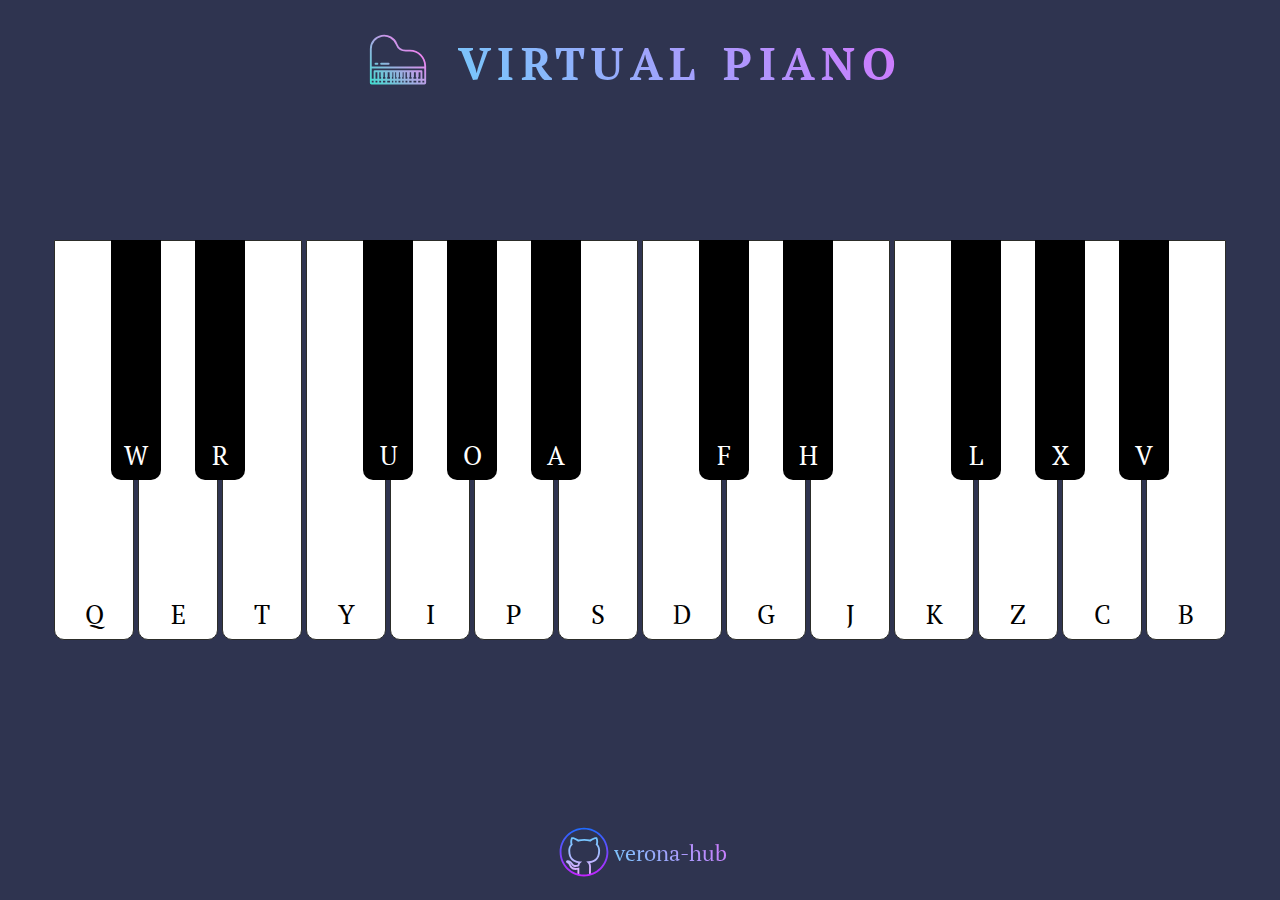
<file: index.html>
<!DOCTYPE html>
<html lang="en">

<head>
  <meta charset="utf-8">
  <meta name="viewport" content="width=device-width, initial-scale=1.0">
  <meta http-equiv="X-UA-Compatible" content="ie=edge">
  <meta name="description" content="Virtual piano keyboard">
  <link rel="stylesheet" href="style.css">
  <link rel="icon" type="text/png" href="img/favicon.png">
  <link href="https://fonts.googleapis.com/css2?family=PT+Serif&display=swap" rel="stylesheet">
  <title> Virtual Piano </title>
</head>

<body id="body">
  <header>
    <nav>
      <div class="icon-wrapper">
        <img src="img/piano.svg" class="logo" alt="piano logo">
      </div>
      <h1 class="gradient"> Virtual Piano </h1>
    </nav>
  </header>

  <main>
    <div class="piano">
      <div class="q notes white">q</div>
      <div class="w notes black">w</div>
      <div class="e notes white">e</div>
      <div class="r notes black">r</div>
      <div class="t notes white">t</div>
      <div class="y notes white">y</div>
      <div class="u notes black">u</div>
      <div class="i notes white">i</div>
      <div class="o notes black">o</div>
      <div class="p notes white">p</div>
      <div class="a notes black">a</div>
      <div class="s notes white">s</div>
      <div class="d notes white">d</div>
      <div class="f notes black">f</div>
      <div class="g notes white">g</div>
      <div class="h notes black">h</div>
      <div class="j notes white">j</div>
      <div class="k notes white">k</div>
      <div class="l notes black">l</div>
      <div class="z notes white">z</div>
      <div class="x notes black">x</div>
      <div class="c notes white">c</div>
      <div class="v notes black">v</div>
      <div class="b notes white">b</div>
    </div>
  </main>

  <footer>
    <a href="https://github.com/verona-hub/virtual-piano" target="_blank" title="Github profile" rel="noopener noreferrer">
      <div class="footer-wrapper">
        <img class="github" src="img/icon-github.svg" alt="github icon">
        <p class="gradient"> verona-hub </p>
      </div>
    </a>
  </footer>

  <script src="script.js"></script>
</body>

</html>
</file>
<file: style.css>
* {
  -webkit-box-sizing: border-box;
  box-sizing: border-box;
  margin: 0;
  padding: 0;
}

html {
  text-align: center;
}

/*
███████ ████████ ██    ██ ██      ███████
██         ██     ██  ██  ██      ██
███████    ██      ████   ██      █████
     ██    ██       ██    ██      ██
███████    ██       ██    ███████ ███████
*/
body {
  background-color: rgb(47, 52, 80);
  font-family: 'PT Serif', serif;
  min-height: 100vh;
}

.logo {
  height: 60px;
}

.gradient {
  background-image: -o-linear-gradient(45deg, #74cafb, #d376fe);
  background-image: linear-gradient(45deg, #74cafb, #d376fe);
  background-size: 100%;
  background-repeat: repeat;
  -webkit-background-clip: text;
  -webkit-text-fill-color: transparent;
  -moz-background-clip: text;
  -moz-text-fill-color: transparent;
}

h1 {
  color: #F1F1E8;
  font-size: 2.8rem;
  letter-spacing: 0.4rem;
  margin-left: 20px;
  word-spacing: 0.2rem;
}

footer p {
  color: #F1F1E8;
  font-size: 1.4rem;
}

/*
███    ███  █████  ██ ███    ██
████  ████ ██   ██ ██ ████   ██
██ ████ ██ ███████ ██ ██ ██  ██
██  ██  ██ ██   ██ ██ ██  ██ ██
██      ██ ██   ██ ██ ██   ████
*/
header {
  padding: 30px;
}

nav {
  -webkit-box-align: center;
  -ms-flex-align: center;
  align-items: center;
  display: -webkit-inline-box;
  display: -ms-inline-flexbox;
  display: inline-flex;
  -webkit-box-pack: center;
  -ms-flex-pack: center;
  justify-content: center;
  text-decoration: none;
  -webkit-user-select: none;
  -moz-user-select: none;
  -ms-user-select: none;
  user-select: none;
}

nav img {
  height: 60px;
  margin-right: 10px;
}

h1 {
  margin-right: 10px;
  text-transform: uppercase;
}

/*
██████  ██  █████  ███    ██  ██████
██   ██ ██ ██   ██ ████   ██ ██    ██
██████  ██ ███████ ██ ██  ██ ██    ██
██      ██ ██   ██ ██  ██ ██ ██    ██
██      ██ ██   ██ ██   ████  ██████
*/
main {
  -webkit-box-align: center;
  -ms-flex-align: center;
  align-items: center;
  display: -webkit-box;
  display: -ms-flexbox;
  display: flex;
  height: 70vh;
  -webkit-box-pack: center;
  -ms-flex-pack: center;
  justify-content: center;
  margin: 0 auto;
  max-width: 95%;
}

.piano {
  display: -webkit-box;
  display: -ms-flexbox;
  display: flex;
  -webkit-box-pack: center;
  -ms-flex-pack: center;
  justify-content: center;
  max-width: 100%;
}

.notes {
  -webkit-box-align: end;
  -ms-flex-align: end;
  align-items: flex-end;
  border-radius: 0 0 10px 10px;
  cursor: pointer;
  display: -webkit-box;
  display: -ms-flexbox;
  display: flex;
  font-size: 1.6rem;
  -webkit-box-pack: center;
  -ms-flex-pack: center;
  justify-content: center;
  line-height: 50px;
  text-align: center;
  text-transform: capitalize;
  -webkit-user-select: none;
  -moz-user-select: none;
  -ms-user-select: none;
  user-select: none;
}

.pressed {
  -webkit-box-shadow: 0 3px 4px 0 #c28cdb;
  box-shadow: 0 3px 4px 0 #c28cdb;
  -webkit-transform: translateY(2px);
  -ms-transform: translateY(2px);
  transform: translateY(2px);
  z-index: 0;
}

.white {
  background-color: white;
  border: 1px solid rgb(44, 45, 41);
  height: 400px;
  margin: 0 2px;
  width: 80px;
}

.black {
  background-color: black;
  color: white;
  height: 240px;
  margin-left: -25px;
  margin-right: -25px;
  width: 50px;
  z-index: 2;
}

/*
███████  ██████   ██████  ████████ ███████ ██████
██      ██    ██ ██    ██    ██    ██      ██   ██
█████   ██    ██ ██    ██    ██    █████   ██████
██      ██    ██ ██    ██    ██    ██      ██   ██
██       ██████   ██████     ██    ███████ ██   ██
*/
footer,
.footer-wrapper {
  -webkit-box-align: center;
  -ms-flex-align: center;
  align-items: center;
  display: -webkit-box;
  display: -ms-flexbox;
  display: flex;
  -webkit-box-pack: center;
  -ms-flex-pack: center;
  justify-content: center;
}

footer {
  bottom: 0;
  padding: 2vh 0;
  overflow: hidden;
  position: absolute;
  width: 100%;
}

footer a {
  display: block;
  margin: 0 auto;
  text-decoration: none;
}

.footer-wrapper img {
  height: 60px;
  width: 60px;
}

/*
███    ███ ███████ ██████  ██  █████
████  ████ ██      ██   ██ ██ ██   ██
██ ████ ██ █████   ██   ██ ██ ███████
██  ██  ██ ██      ██   ██ ██ ██   ██
██      ██ ███████ ██████  ██ ██   ██
*/
/*
 ██      ██████       ██████       ██████      ██████  ██   ██
███     ██  ████     ██  ████     ██  ████     ██   ██  ██ ██
 ██     ██ ██ ██     ██ ██ ██     ██ ██ ██     ██████    ███
 ██     ████  ██     ████  ██     ████  ██     ██       ██ ██
 ██      ██████       ██████       ██████      ██      ██   ██
*/
@media screen and (max-width: 1001px) {}

@media screen and (max-width: 1101px) and (orientation: portrait) {
  html {
    -webkit-transform: rotate(-90deg);
    -ms-transform: rotate(-90deg);
    transform: rotate(-90deg);
    /* transform-origin: left top; */
    /* width: 100vh; */
    overflow-x: hidden;
    position: absolute;
    top: 20%;
    /* left: 0; */
  }

  nav {
    height: 120px;
  }

  main {
    height: 500px;
    max-width: 100%;
  }

  .piano {
    margin: 0 auto;
    width: 100vh;
  }

  .white {
    height: 500px;
    margin: 0 2px;
    width: 110px;
  }

  .black {
    height: 280px;
    width: 80px;
  }
}

/*
██   ██      █████       ██████      ██████  ██   ██
██   ██     ██   ██     ██  ████     ██   ██  ██ ██
███████      █████      ██ ██ ██     ██████    ███
     ██     ██   ██     ████  ██     ██       ██ ██
     ██      █████       ██████      ██      ██   ██
*/
@media screen and (max-width: 480px) {
  html {
    top: 0;
  }

  body {
    min-width: 100vh;
  }

  h1 {
    font-size: 2rem;
  }

  header {
    padding: 0;
  }

  nav {
    height: 80px;
  }

  main {
    height: 280px;
    width: 100vh;
    max-width: 95%;
  }

  .piano {
    margin: 0 auto;
    width: 100vh;
  }

  .white {
    height: 220px;
    width: 60px;
  }

  .black {
    height: 100px;
    width: 50px;
  }
}
</file>
